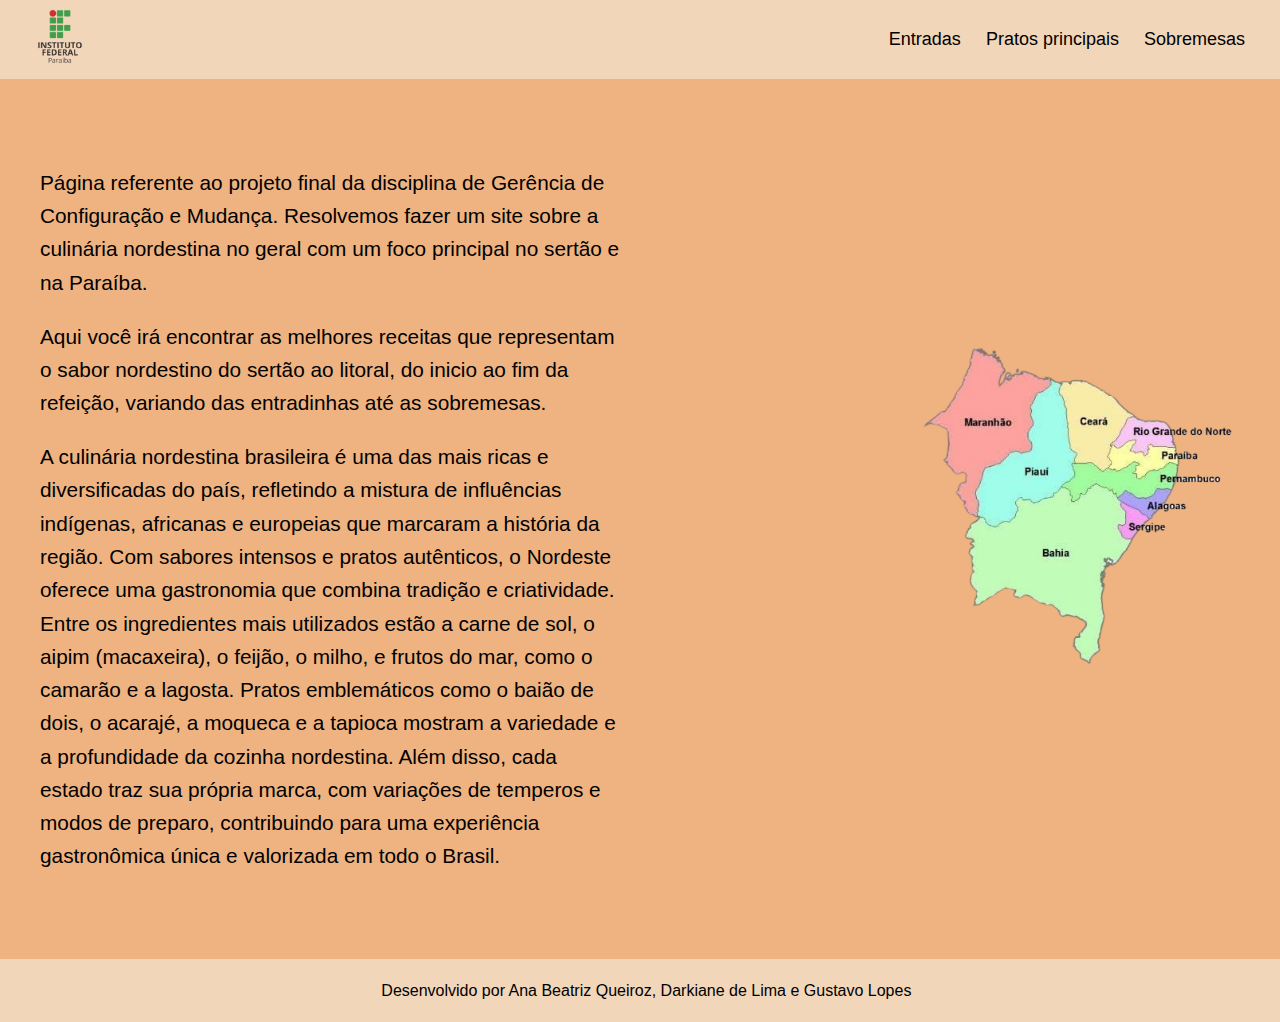
<file: index.html>
<!DOCTYPE html>
<html lang="PT-BR">

<head>
    <meta charset="UTF-8">
    <meta http-equiv="X-UA-Compatible" content="IE=edge">
    <meta name="viewport" content="width=device-width, initial-scale=1.0">
    <link rel="stylesheet" href="style.css">
    <title>Projeto Git Teste</title>
</head>

<body>
    <div class="container">
        <div class="left-itens">
            <a href="index.html"><img src="imgs/if_logo.png" id="logo"></a>
        </div>
        <div class="menu-icon" onclick="toggleMenu()">&#9776;</div>
        <div class="right-itens" id="navbar">
            <ul class="itens">
                <li class="nav-item">
                    <a href="entrada.html">Entradas</a>
                </li>
                <li class="nav-item">
                    <a href="PP.html">Pratos principais</a>
                </li>
                <li class="nav-item">
                    <a href="sobremesa.html">Sobremesas</a>
                </li>
            </ul>
        </div>
    </div>
    <main>
        <div>
            <p>Página referente ao projeto final da disciplina de Gerência de Configuração e Mudança. Resolvemos fazer um site sobre a culinária nordestina no geral com um foco principal no sertão e na Paraíba. </p>
            <p>Aqui você irá encontrar as melhores receitas que representam o sabor nordestino do sertão ao litoral, do inicio ao fim da refeição, variando das entradinhas até as sobremesas. </p>
            <p>
                A culinária nordestina brasileira é uma das mais ricas e diversificadas do país, refletindo a mistura de influências indígenas, africanas e europeias que marcaram a história da região. Com sabores intensos e pratos autênticos, o Nordeste oferece uma gastronomia que combina tradição e criatividade. Entre os ingredientes mais utilizados estão a carne de sol, o aipim (macaxeira), o feijão, o milho, e frutos do mar, como o camarão e a lagosta. Pratos emblemáticos como o baião de dois, o acarajé, a moqueca e a tapioca mostram a variedade e a profundidade da cozinha nordestina. Além disso, cada estado traz sua própria marca, com variações de temperos e modos de preparo, contribuindo para uma experiência gastronômica única e valorizada em todo o Brasil.</p>
        </div>
        <div>
            <img src="imgs/mapa2.png" alt="mapa">
        </div>
    </main>

    <footer>
        <p> Desenvolvido por Ana Beatriz Queiroz, Darkiane de Lima e Gustavo Lopes</p>
    </footer>
    <script src="script.js"></script>
</body>

</html>
</file>
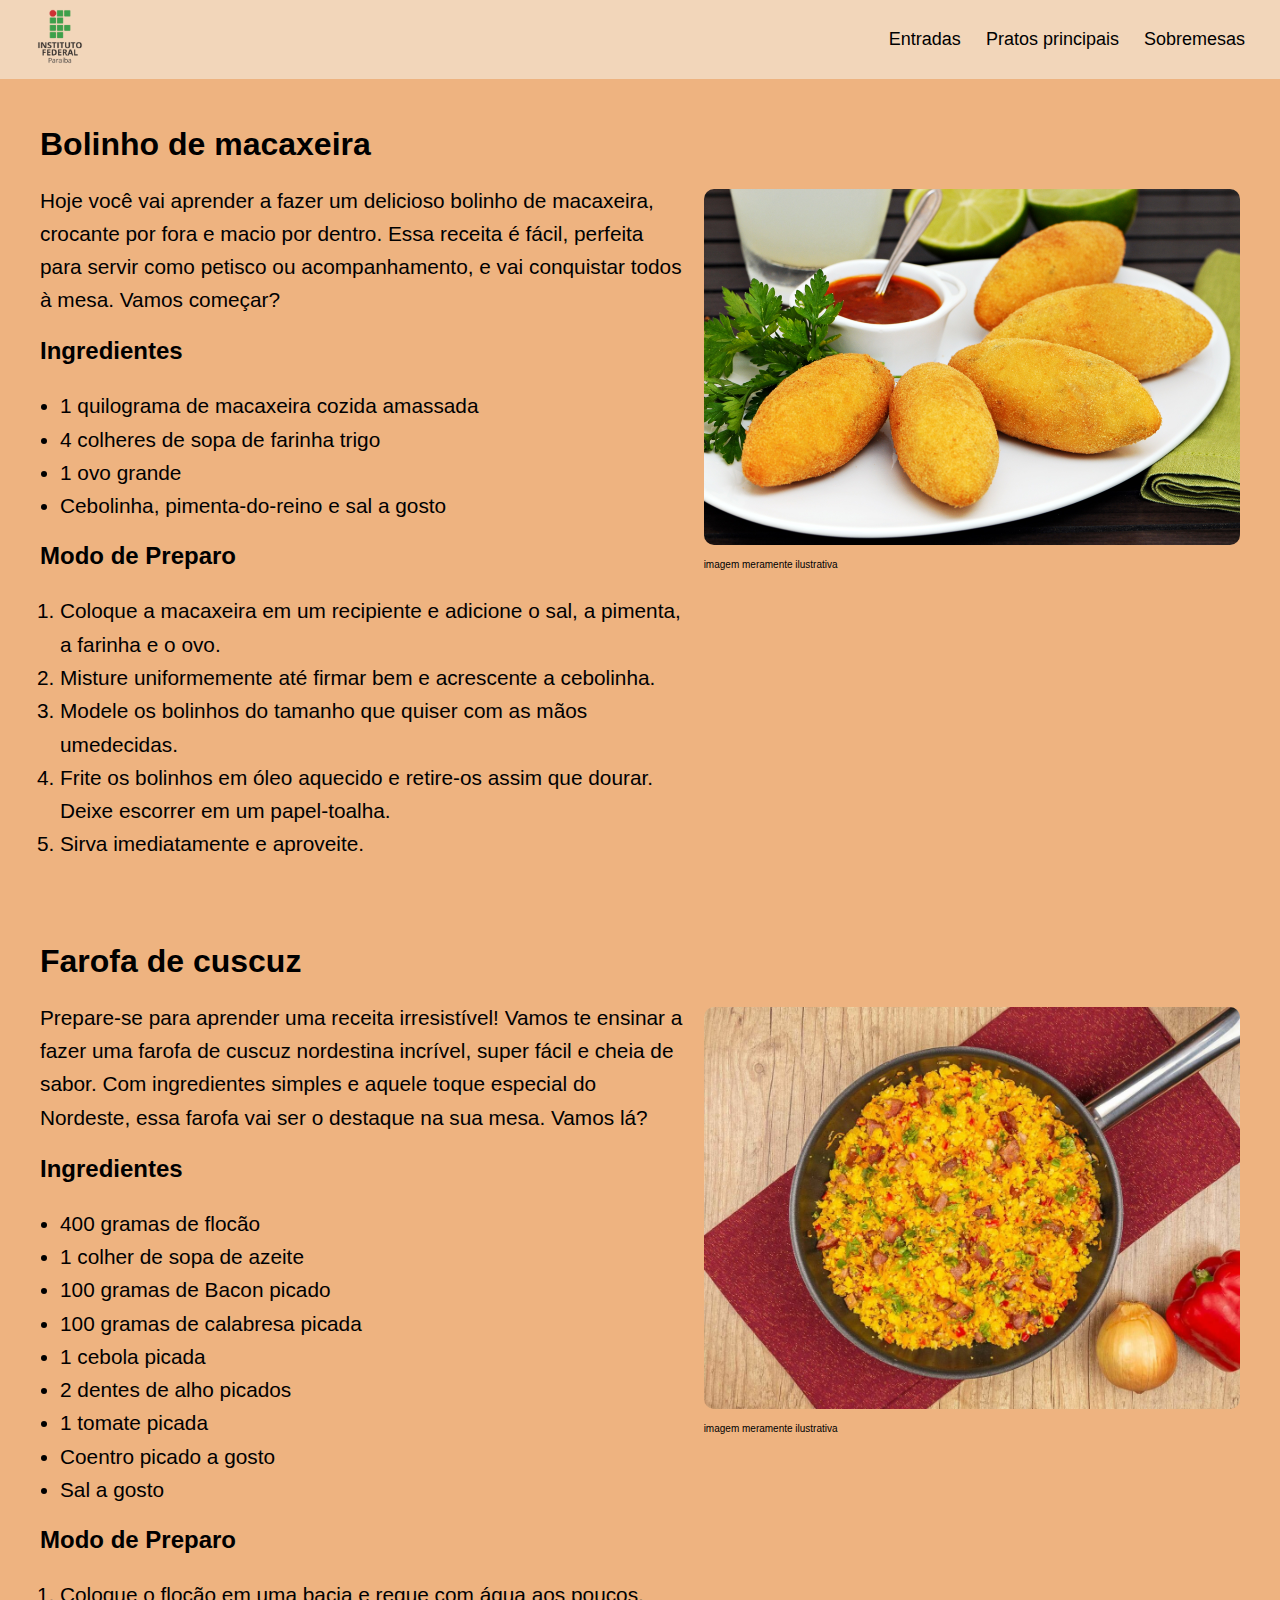
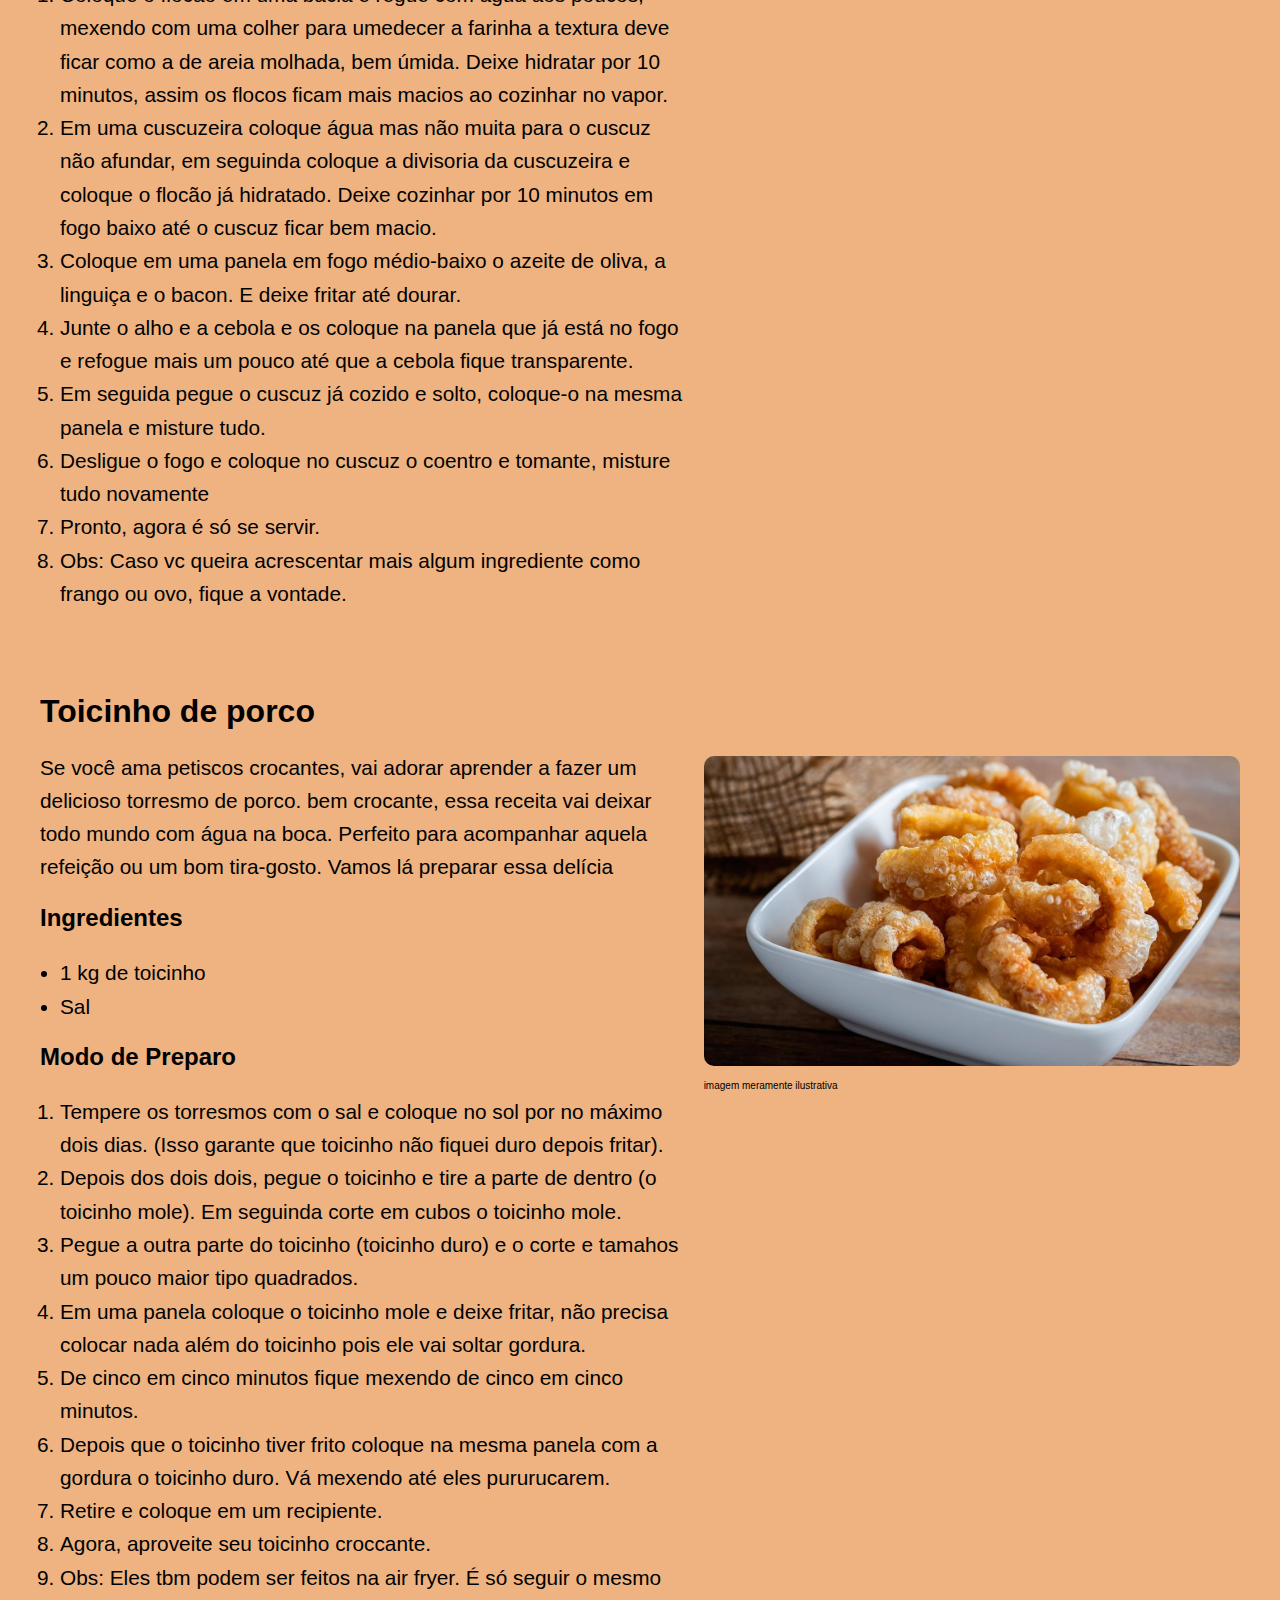
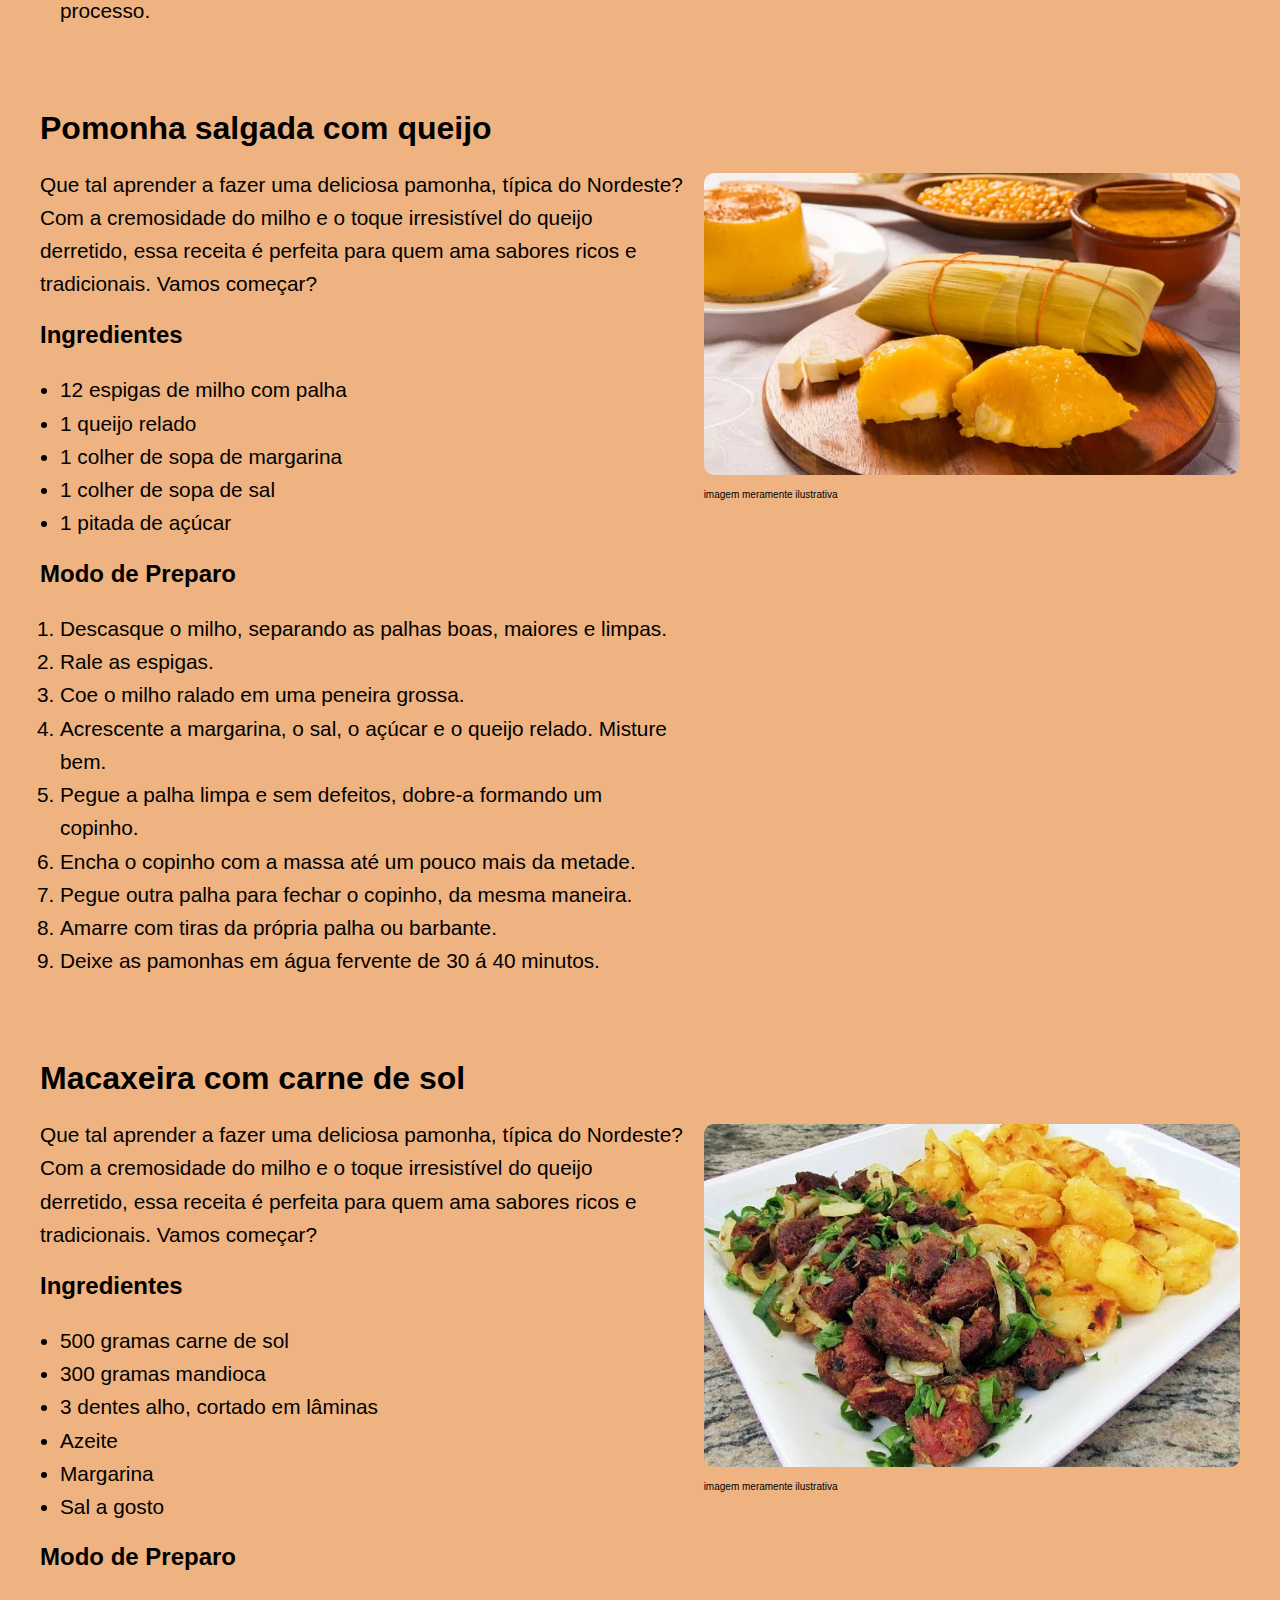
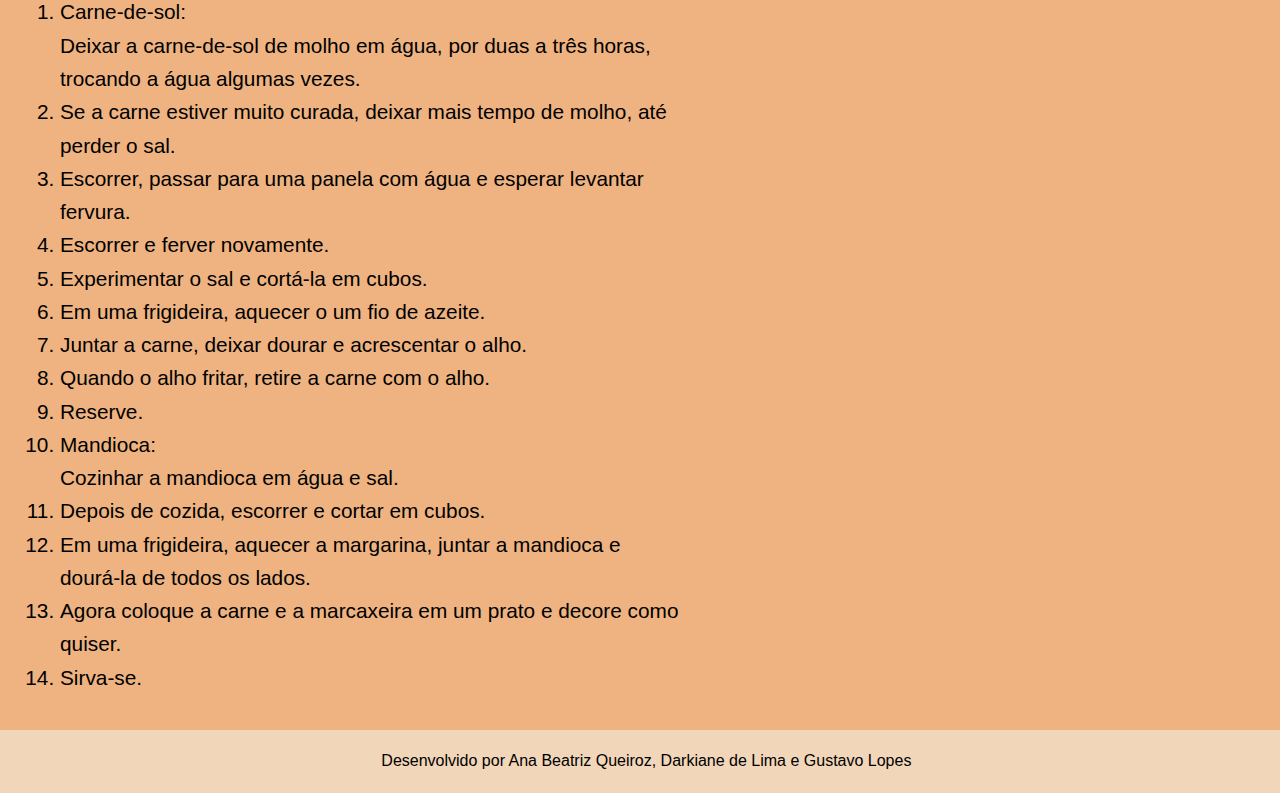
<file: entrada.html>
<!DOCTYPE html>
<html lang="PT-BR">

<head>
    <meta charset="UTF-8">
    <meta http-equiv="X-UA-Compatible" content="IE=edge">
    <meta name="viewport" content="width=device-width, initial-scale=1.0">
    <link rel="stylesheet" href="receitas.css">
    <title>Pratos de entradas</title>
</head>

<body>
    <div class="container">
        <div class="left-itens">
            <a href="index.html"><img src="imgs/if_logo.png" id="logo"></a>
        </div>
        <div class="menu-icon" onclick="toggleMenu()">&#9776;</div>
        <div class="right-itens" id="navbar">
            <ul class="itens">
                <li class="nav-item">
                    <a href="entrada.html">Entradas</a>
                </li>
                <li class="nav-item">
                    <a href="PP.html">Pratos principais</a>
                </li>
                <li class="nav-item">
                    <a href="sobremesa.html">Sobremesas</a>
                </li>
            </ul>
        </div>
    </div>
    <div class="main-content">
        <div class="recipe-content">
            <h2>Bolinho de macaxeira</h2>
            <p>
                Hoje você vai aprender a fazer um delicioso bolinho de macaxeira, crocante por fora e macio por dentro. Essa receita é fácil, perfeita para servir como petisco ou acompanhamento, e vai conquistar todos à mesa. Vamos começar?
            </p>
            <h3>Ingredientes</h3>
            <ul>
                <li>1 quilograma de macaxeira cozida amassada</li>
                <li>4 colheres de sopa de farinha trigo</li>
                <li>1 ovo grande</li>
                <li>Cebolinha, pimenta-do-reino e sal a gosto</li>
            </ul>
            <h3>Modo de Preparo</h3>
                <ol>
                    <li>Coloque a macaxeira em um recipiente e adicione o sal, a pimenta, a farinha e o ovo.</li>
                    <li>Misture uniformemente até firmar bem e acrescente a cebolinha.</li>
                    <li>Modele os bolinhos do tamanho que quiser com as mãos umedecidas.</li>
                    <li>Frite os bolinhos em óleo aquecido e retire-os assim que dourar. Deixe escorrer em um papel-toalha.</li>
                    <li>Sirva imediatamente e aproveite.</li>
                </ol>
        </div>
        <div class="recipe-image">
            <img src="imgs/bolinho-mandioca.jpg" alt="Imagem ilustrativa do prato">
            <p>imagem meramente ilustrativa</p>
        </div>
    </div>
    <div class="main-content">
        <div class="recipe-content">
            <h2>Farofa de cuscuz</h2>
            <p>
                Prepare-se para aprender uma receita irresistível! Vamos te ensinar a fazer uma farofa de cuscuz nordestina incrível, super fácil e cheia de sabor. Com ingredientes simples e aquele toque especial do Nordeste, essa farofa vai ser o destaque na sua mesa. Vamos lá?
            </p>
            <h3>Ingredientes</h3>
            <ul>
                <li>400 gramas de flocão</li>
                <li>1 colher de sopa de azeite</li>
                <li>100 gramas de Bacon picado</li>
                <li>100 gramas de calabresa picada</li>
                <li>1 cebola picada</li>
                <li>2 dentes de alho picados</li>
                <li>1 tomate picada</li>
                <li>Coentro picado a gosto</li>
                <li>Sal a gosto</li>
            </ul>
            <h3>Modo de Preparo</h3>
            <ol>
                <li>Coloque o flocão em uma bacia e regue com água aos poucos, mexendo com uma colher para umedecer a farinha a textura deve ficar como a de areia molhada, bem úmida. Deixe hidratar por 10 minutos, assim os flocos ficam mais macios ao cozinhar no vapor.</li>
                <li>Em uma cuscuzeira coloque água mas não muita para o cuscuz não afundar, em seguinda coloque a divisoria da cuscuzeira e coloque o flocão já hidratado. Deixe cozinhar por 10 minutos em fogo baixo até o cuscuz ficar bem macio.</li>
                <li>Coloque em uma panela em fogo médio-baixo o azeite de oliva, a linguiça e o bacon. E deixe fritar até dourar.</li>
                <li>Junte o alho e a cebola e os coloque na panela que já está no fogo e refogue mais um pouco até que a cebola fique transparente.</li>
                <li>Em seguida pegue o cuscuz já cozido e solto, coloque-o na mesma panela e misture tudo.</li>
                <li>Desligue o fogo e coloque no cuscuz o coentro e tomante, misture tudo novamente</li>
                <li>Pronto, agora é só se servir.</li>
                <li>Obs: Caso vc queira acrescentar mais algum ingrediente como frango ou ovo, fique a vontade.</li>
            </ol>
        </div>
        <div class="recipe-image">
            <img src="imgs/farofa-cuscuz.jpg" alt="Imagem ilustrativa do prato">
            <p>imagem meramente ilustrativa</p>
        </div>
    </div>
    <div class="main-content">
        <div class="recipe-content">
            <h2>Toicinho de porco</h2>
            <p>
                Se você ama petiscos crocantes, vai adorar aprender a fazer um delicioso torresmo de porco. bem crocante, essa receita vai deixar todo mundo com água na boca. Perfeito para acompanhar aquela refeição ou um bom tira-gosto. Vamos lá preparar essa delícia
            </p>
            <h3>Ingredientes</h3>
            <ul>
                <li>1 kg de toicinho</li>
                <li>Sal</li>
            </ul>
            <h3>Modo de Preparo</h3>
                <ol>
                    <li>Tempere os torresmos com o sal e coloque no sol por no máximo dois dias. (Isso garante que toicinho não fiquei duro depois fritar).</li>
                    <li>Depois dos dois dois, pegue o toicinho e tire a parte de dentro (o toicinho mole). Em seguinda corte em cubos o toicinho mole. </li>
                    <li>Pegue a outra parte do toicinho (toicinho duro) e o corte e tamahos um pouco maior tipo quadrados.</li>
                    <li>Em uma panela coloque o toicinho mole e deixe fritar, não precisa colocar nada além do toicinho pois ele vai soltar gordura.</li>
                    <li>De cinco em cinco minutos fique mexendo de cinco em cinco minutos.</li>
                    <li>Depois que o toicinho tiver frito coloque na mesma panela com a gordura o toicinho duro. Vá mexendo até eles pururucarem.</li>
                    <li>Retire e coloque em um recipiente.</li>
                    <li>Agora, aproveite seu toicinho croccante.</li>
                    <li>Obs: Eles tbm podem ser feitos na air fryer. É só seguir o mesmo processo.</li>
                </ol>
        </div>
        <div class="recipe-image">
            <img src="imgs/torresmo.jpg" alt="Imagem ilustrativa do prato">
            <p>imagem meramente ilustrativa</p>
        </div>
    </div>
    <div class="main-content">
        <div class="recipe-content">
            <h2>Pomonha salgada com queijo</h2>
            <p>
                Que tal aprender a fazer uma deliciosa pamonha, típica do Nordeste? Com a cremosidade do milho e o toque irresistível do queijo derretido, essa receita é perfeita para quem ama sabores ricos e tradicionais. Vamos começar?
            </p>
            <h3>Ingredientes</h3>
            <ul>
                <li>12 espigas de milho com palha</li>
                <li>1 queijo relado</li>
                <li>1 colher de sopa de margarina</li>
                <li>1 colher de sopa de sal</li>
                <li>1 pitada de açúcar</li>
            </ul>
            <h3>Modo de Preparo</h3>
                <ol>
                    <li>Descasque o milho, separando as palhas boas, maiores e limpas.</li>
                    <li>Rale as espigas.</li>
                    <li>Coe o milho ralado em uma peneira grossa.</li>
                    <li>Acrescente a margarina, o sal, o açúcar e o queijo relado. Misture bem.</li>
                    <li>Pegue a palha limpa e sem defeitos, dobre-a formando um copinho.</li>
                    <li>Encha o copinho com a massa até um pouco mais da metade.</li>
                    <li>Pegue outra palha para fechar o copinho, da mesma maneira.</li>
                    <li>Amarre com tiras da própria palha ou barbante.</li>
                    <li>Deixe as pamonhas em água fervente de 30 á 40 minutos.</li>
                </ol>
        </div>
        <div class="recipe-image">
            <img src="imgs/pomonha.jpg" alt="Imagem ilustrativa do prato">
            <p>imagem meramente ilustrativa</p>
        </div>
    </div>
    <div class="main-content">
        <div class="recipe-content">
            <h2>Macaxeira com carne de sol</h2>
            <p>
                Que tal aprender a fazer uma deliciosa pamonha, típica do Nordeste? Com a cremosidade do milho e o toque irresistível do queijo derretido, essa receita é perfeita para quem ama sabores ricos e tradicionais. Vamos começar?
            </p>
            <h3>Ingredientes</h3>
            <ul>
                <li>500 gramas carne de sol</li>
                <li>300 gramas mandioca</li>
                <li>3 dentes alho, cortado em lâminas</li>
                <li>Azeite</li>
                <li>Margarina</li>
                <li>Sal a gosto</li>
            </ul>
            <h3>Modo de Preparo</h3>
                <ol>
                    <li>Carne-de-sol: <br>
                    Deixar a carne-de-sol de molho em água, por duas a três horas, trocando a água algumas vezes.</li>
                    <li>Se a carne estiver muito curada, deixar mais tempo de molho, até perder o sal.</li>
                    <li>Escorrer, passar para uma panela com água e esperar levantar fervura.</li>
                    <li>Escorrer e ferver novamente.</li>
                    <li>Experimentar o sal e cortá-la em cubos.</li>
                    <li>Em uma frigideira, aquecer o um fio de azeite.</li>
                    <li>Juntar a carne, deixar dourar e acrescentar o alho.</li>
                    <li>Quando o alho fritar, retire a carne com o alho.</li>
                    <li>Reserve.</li>
                    <li>Mandioca: <br>
                    Cozinhar a mandioca em água e sal.</li>
                    <li>Depois de cozida, escorrer e cortar em cubos.</li>
                    <li>Em uma frigideira, aquecer a margarina, juntar a mandioca e dourá-la de todos os lados.</li>
                    <li>Agora coloque a carne e a marcaxeira em um prato e decore como quiser.</li>
                    <li>Sirva-se.</li>
                </ol>
        </div>
        <div class="recipe-image">
            <img src="imgs/macaxeira-carne-sol.jpg" alt="Imagem ilustrativa do prato">
            <p>imagem meramente ilustrativa</p>
        </div>
    </div>
    <footer>
        <p> Desenvolvido por Ana Beatriz Queiroz, Darkiane de Lima e Gustavo Lopes</p>
    </footer>
    <script src="script.js"></script>
</body>

</html>
</file>
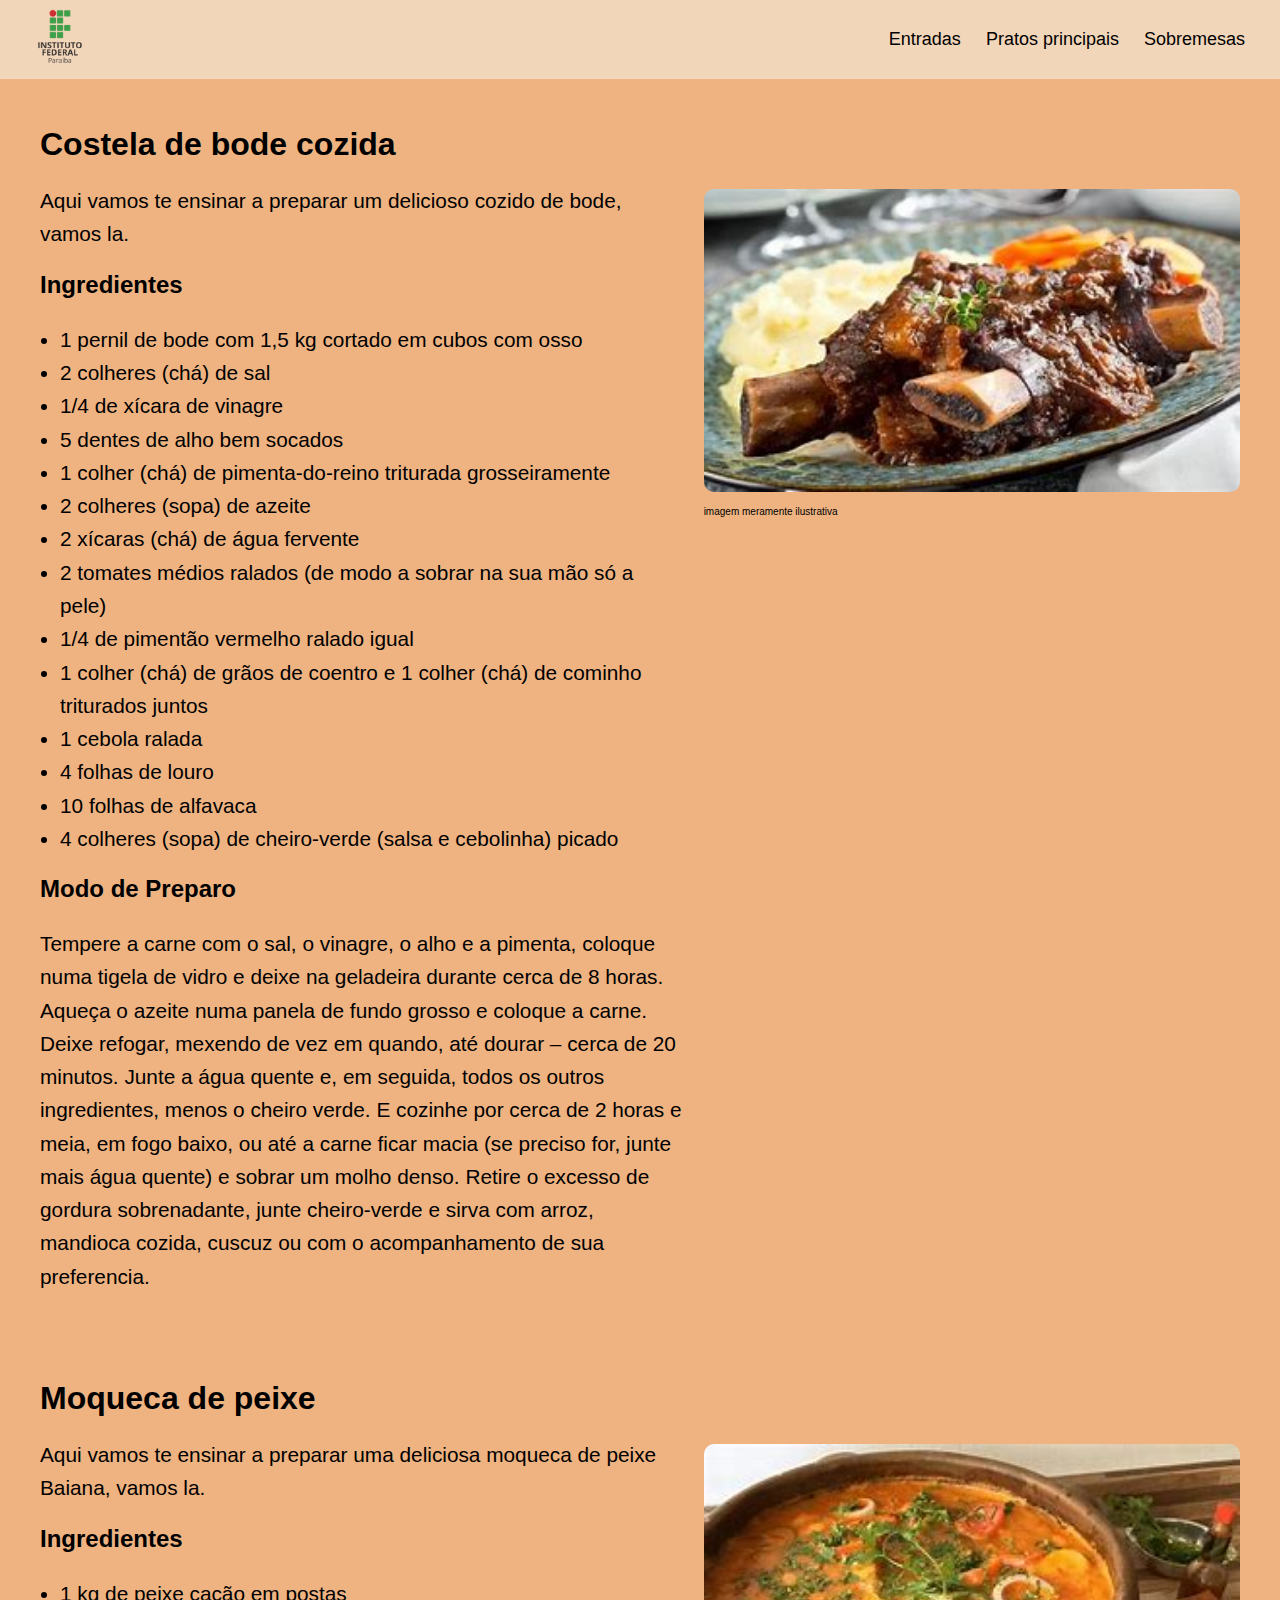
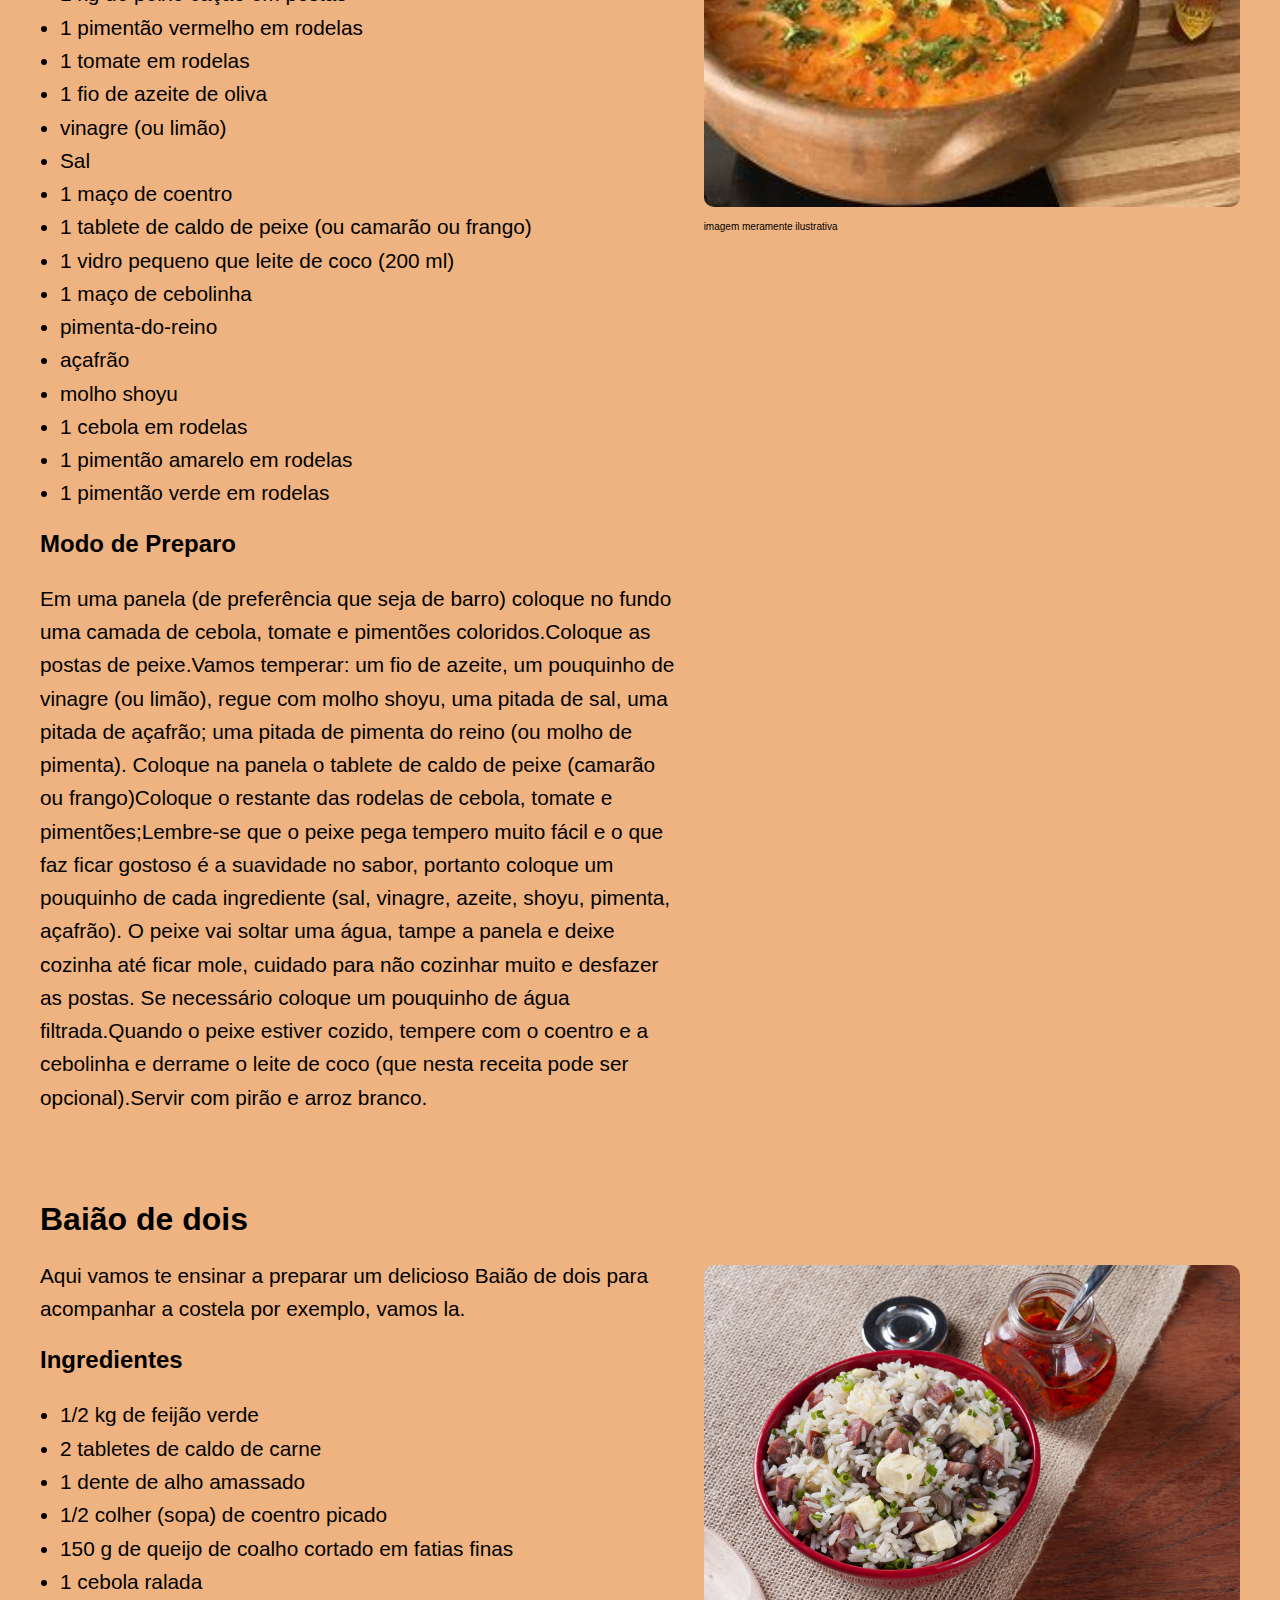
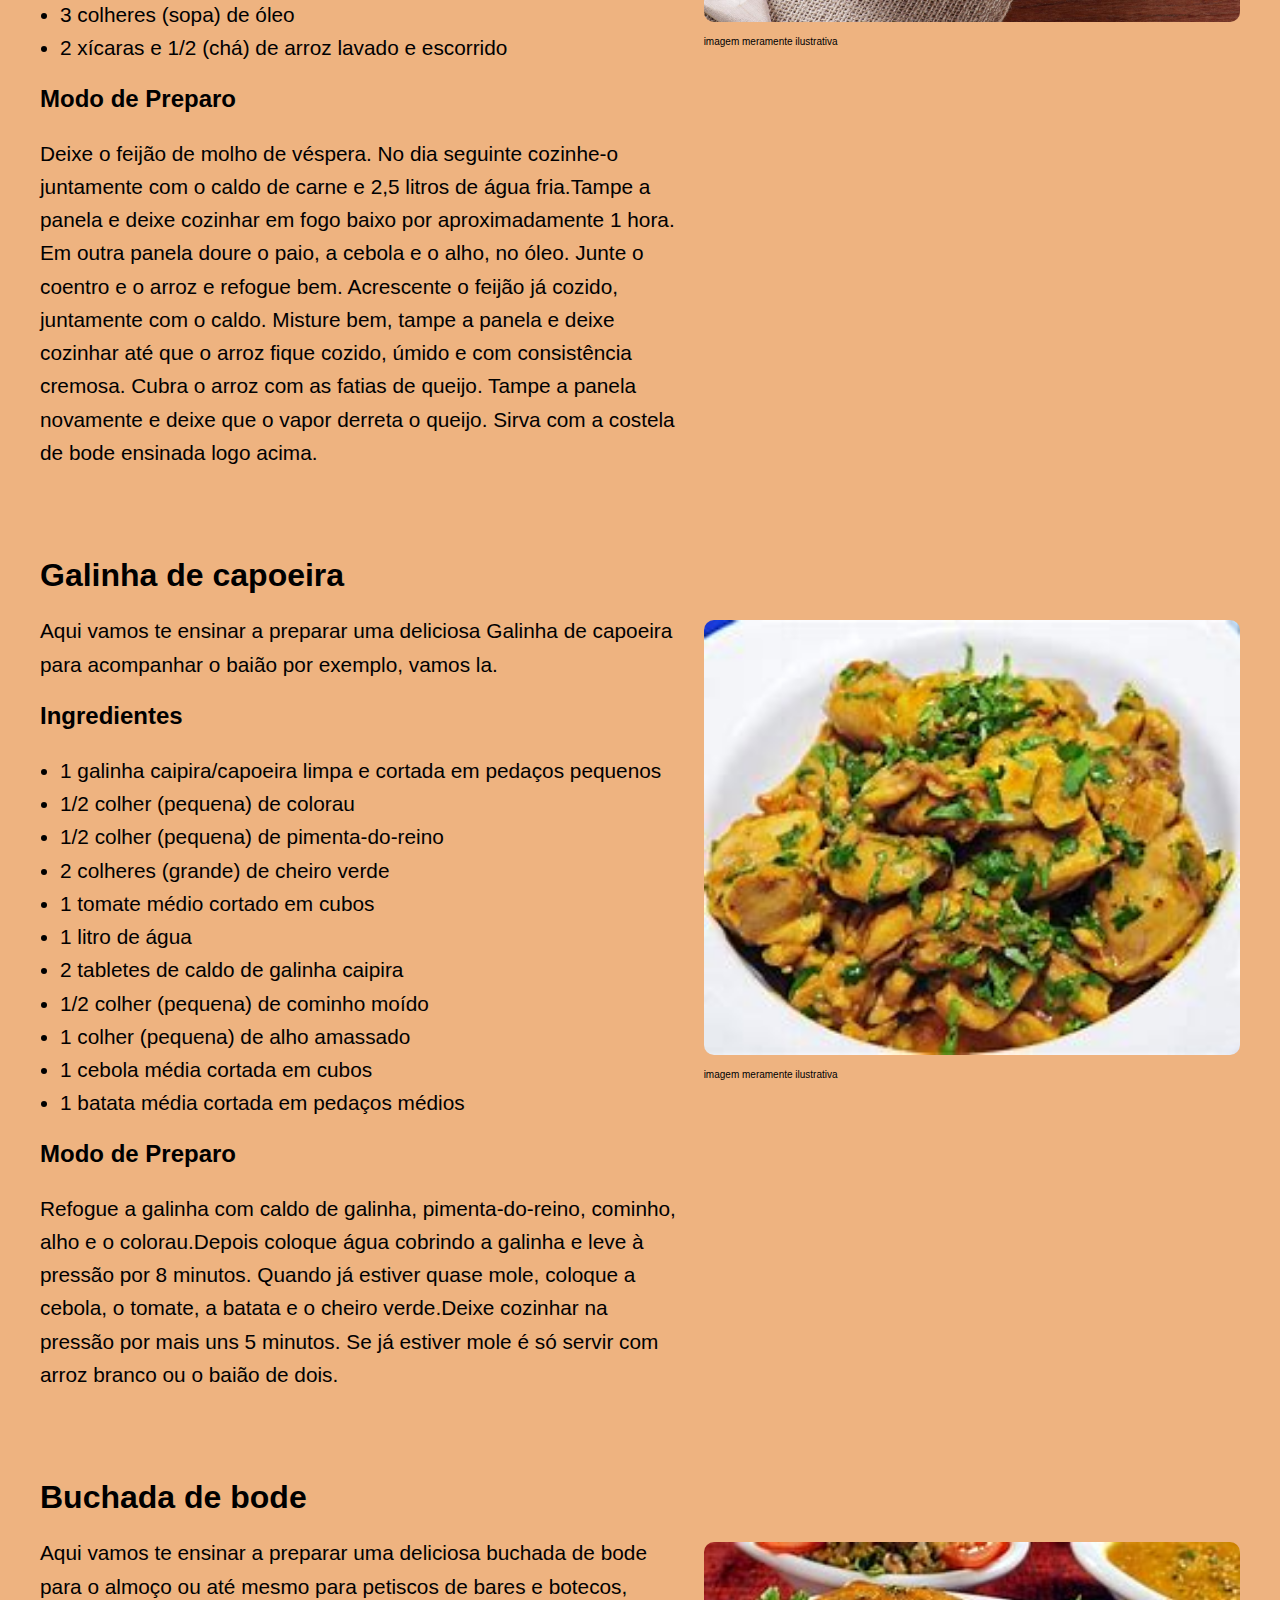
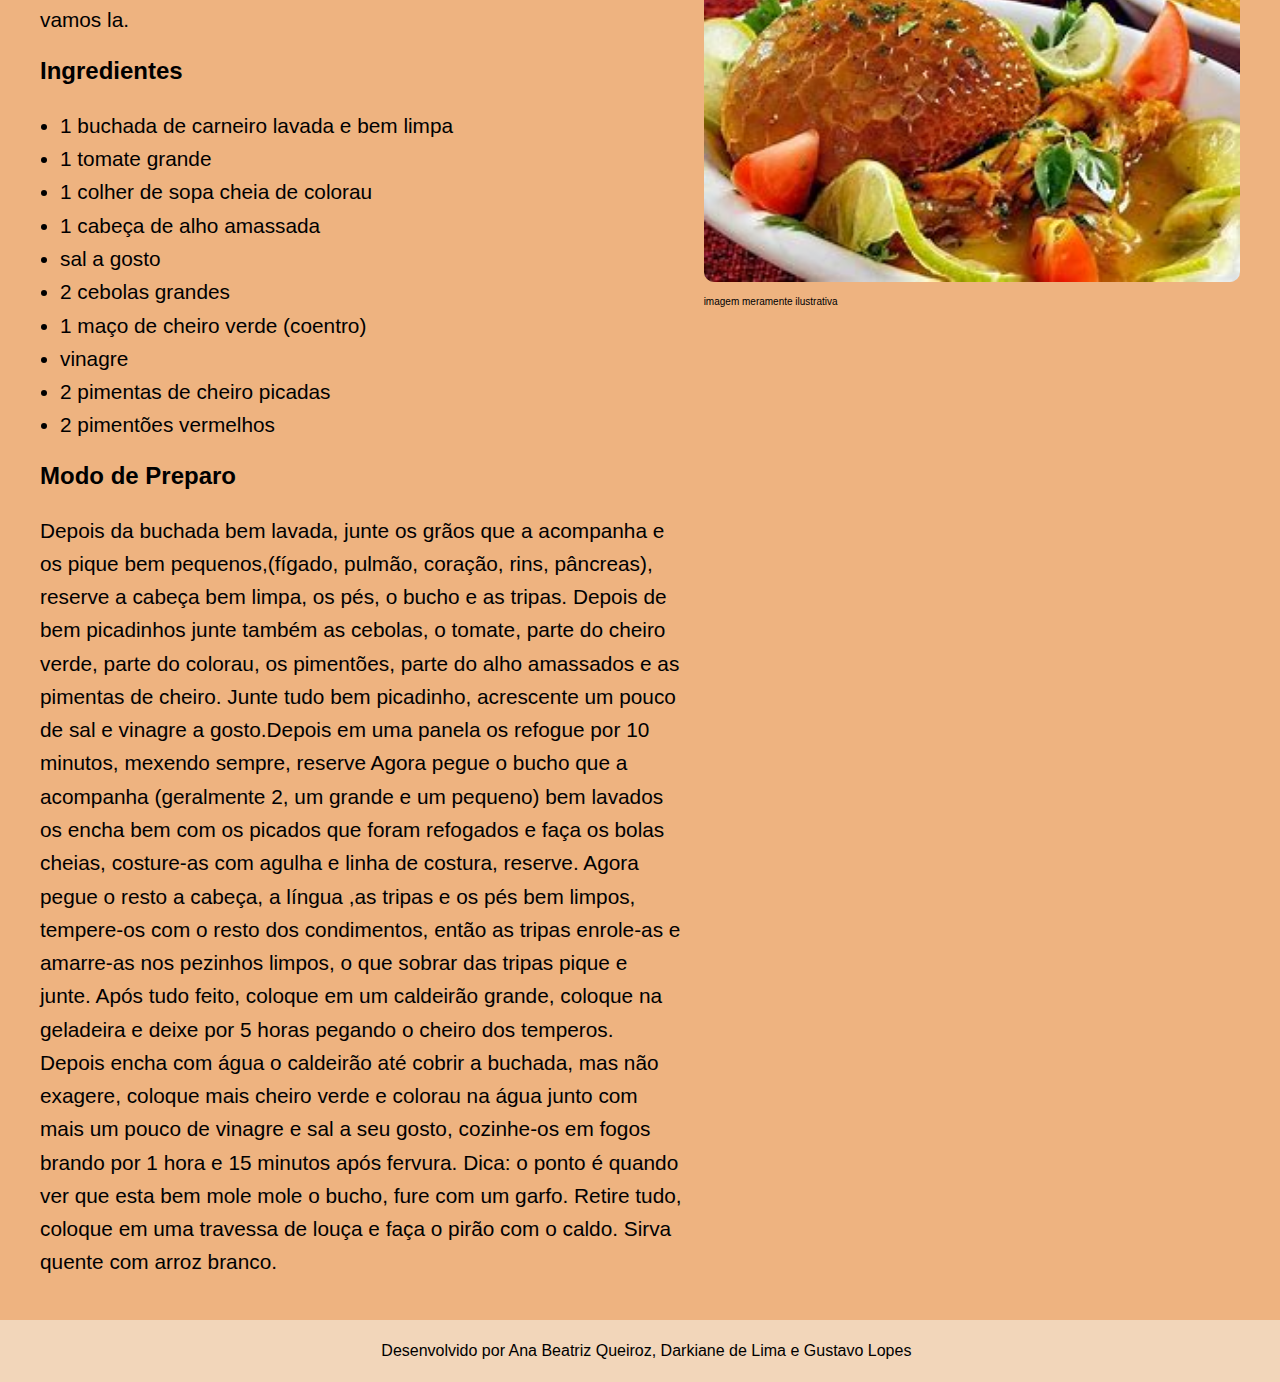
<file: PP.html>
<!DOCTYPE html>
<html lang="PT-BR">
<head>
    <meta charset="UTF-8">
    <meta http-equiv="X-UA-Compatible" content="IE=edge">
    <meta name="viewport" content="width=device-width, initial-scale=1.0">
    <link rel="stylesheet" href="receitas.css">
    <title>Prato Principal</title>
</head>
<body>
    <div class="container">
        <div class="left-itens">
            <a href="index.html"><img src="imgs/if_logo.png" id="logo"></a>
        </div>
        <div class="menu-icon" onclick="toggleMenu()">&#9776;</div>
        <div class="right-itens" id="navbar">
            <ul class="itens">
                <li class="nav-item">
                    <a href="entrada.html">Entradas</a>
                </li>
                <li class="nav-item">
                    <a href="PP.html">Pratos principais</a>
                </li>
                <li class="nav-item">
                    <a href="sobremesa.html">Sobremesas</a>
                </li>
            </ul>
        </div>
    </div>
    <div class="main-content">
        <div class="recipe-content">
            <h2>Costela de bode cozida</h2>
            <p>
                Aqui vamos te ensinar a preparar um delicioso cozido de bode, vamos la.
            </p>
            <h3>Ingredientes</h3>
            <ul>
                <li>1 pernil de bode com 1,5 kg cortado em cubos com osso</li>
                <li>2 colheres (chá) de sal</li>
                <li>1/4 de xícara de vinagre</li>
                <li>5 dentes de alho bem socados</li>
                <li>1 colher (chá) de pimenta-do-reino triturada grosseiramente</li>
                <li>2 colheres (sopa) de azeite</li>
                <li>2 xícaras (chá) de água fervente</li>
                <li>2 tomates médios ralados (de modo a sobrar na sua mão só a pele)</li>
                <li>1/4 de pimentão vermelho ralado igual</li>
                <li>1 colher (chá) de grãos de coentro e 1 colher (chá) de cominho triturados juntos</li>
                <li>1 cebola ralada</li>
                <li>4 folhas de louro</li>
                <li>10 folhas de alfavaca</li>
                <li>4 colheres (sopa) de cheiro-verde (salsa e cebolinha) picado</li>
            </ul>
            <h3>Modo de Preparo</h3>
            <p>
                Tempere a carne com o sal, o vinagre, o alho e a pimenta, coloque numa tigela de vidro e deixe na geladeira durante cerca de 8 horas. Aqueça o azeite numa panela de fundo grosso e coloque a carne. Deixe refogar, mexendo de vez em quando, até dourar – cerca de 20 minutos. Junte a água quente e, em seguida, todos os outros ingredientes, menos o cheiro verde. 
                E cozinhe por cerca de 2 horas e meia, em fogo baixo, ou até a carne ficar macia (se preciso for, junte mais água quente) e sobrar um molho denso. Retire o excesso de gordura sobrenadante, junte cheiro-verde e sirva com arroz, mandioca cozida, cuscuz ou com o acompanhamento de sua preferencia.
            </p>
        </div>
        <div class="recipe-image">
            <img src="imgs/costela.png" alt="Imagem ilustrativa do prato">
            <p style="font-size: 10px;">imagem meramente ilustrativa</p>
        </div>
    </div>
    <div class="main-content">
        <div class="recipe-content">
            <h2>Moqueca de peixe</h2>
            <p>
                Aqui vamos te ensinar a preparar uma deliciosa moqueca de peixe Baiana, vamos la.
            </p>
            <h3>Ingredientes</h3>
            <ul>
                <li>1 kg de peixe cação em postas</li>
                <li>1 pimentão vermelho em rodelas</li>
                <li>1 tomate em rodelas</li>
                <li>1 fio de azeite de oliva</li>
                <li>vinagre (ou limão)</li>
                <li>Sal</li>
                <li>1 maço de coentro</li>
                <li>1 tablete de caldo de peixe (ou camarão ou frango)</li>
                <li>1 vidro pequeno que leite de coco (200 ml)</li>
                <li>1 maço de cebolinha</li>
                <li>pimenta-do-reino</li>
                <li>açafrão</li>
                <li>molho shoyu</li>
                <li>1 cebola em rodelas</li>
                <li>1 pimentão amarelo em rodelas</li>
                <li>1 pimentão verde em rodelas</li>
            </ul>
            <h3>Modo de Preparo</h3>
            <p>
                Em uma panela (de preferência que seja de barro) coloque no fundo uma camada de cebola, tomate e pimentões coloridos.Coloque as postas de peixe.Vamos temperar: um fio de azeite, um pouquinho de vinagre (ou limão), regue com molho shoyu, uma pitada de sal, uma pitada de açafrão; uma pitada de pimenta do reino (ou molho de pimenta).
                Coloque na panela o tablete de caldo de peixe (camarão ou frango)Coloque o restante das rodelas de cebola, tomate e pimentões;Lembre-se que o peixe pega tempero muito fácil e o que faz ficar gostoso é a suavidade no sabor, portanto coloque um pouquinho de cada ingrediente (sal, vinagre, azeite, shoyu, pimenta, açafrão).
                O peixe vai soltar uma água, tampe a panela e deixe cozinha até ficar mole, cuidado para não cozinhar muito e desfazer as postas. Se necessário coloque um pouquinho de água filtrada.Quando o peixe estiver cozido, tempere com o coentro e a cebolinha e derrame o leite de coco (que nesta receita pode ser opcional).Servir com pirão e arroz branco.

            </p>
        </div>
        <div class="recipe-image">
            <img src="imgs/moqs.png" alt="Imagem ilustrativa do prato">
            <p style="font-size: 10px;">imagem meramente ilustrativa</p>
        </div> 
    </div>
    <div class="main-content">
        <div class="recipe-content">
            <h2>Baião de dois</h2>
            <p>
                Aqui vamos te ensinar a preparar um delicioso Baião de dois para acompanhar a costela por exemplo, vamos la.
            </p>
            <h3>Ingredientes</h3>
            <ul>
                <li>1/2 kg de feijão verde</li>
                <li>2 tabletes de caldo de carne</li>
                <li>1 dente de alho amassado</li>
                <li>1/2 colher (sopa) de coentro picado</li>
                <li>150 g de queijo de coalho cortado em fatias finas</li>
                <li>1 cebola ralada</li>
                <li>3 colheres (sopa) de óleo</li>
                <li>2 xícaras e 1/2 (chá) de arroz lavado e escorrido</li>
            </ul>
            <h3>Modo de Preparo</h3>
            <p>
                Deixe o feijão de molho de véspera. No dia seguinte cozinhe-o juntamente com o caldo de carne e 2,5 litros de água fria.Tampe a panela e deixe cozinhar em fogo baixo por aproximadamente 1 hora. 
                Em outra panela doure o paio, a cebola e o alho, no óleo. Junte o coentro e o arroz e refogue bem. Acrescente o feijão já cozido, juntamente com o caldo. Misture bem, tampe a panela e deixe cozinhar até que o arroz fique cozido, úmido e com consistência cremosa.
                Cubra o arroz com as fatias de queijo. Tampe a panela novamente e deixe que o vapor derreta o queijo. Sirva com a costela de bode ensinada logo acima.
            </p>
        </div>
        <div class="recipe-image">
            <img src="imgs/baiao.jpg" alt="Imagem ilustrativa do prato">
            <p style="font-size: 10px;">imagem meramente ilustrativa</p>
        </div>
    </div>
    <div class="main-content">
        <div class="recipe-content">
            <h2>Galinha de capoeira</h2>
            <p>
                Aqui vamos te ensinar a preparar uma deliciosa Galinha de capoeira para acompanhar o baião por exemplo, vamos la.
            </p>
            <h3>Ingredientes</h3>
            <ul>
                <li>1 galinha caipira/capoeira limpa e cortada em pedaços pequenos</li>
                <li>1/2 colher (pequena) de colorau</li>
                <li>1/2 colher (pequena) de pimenta-do-reino</li>
                <li>2 colheres (grande) de cheiro verde</li>
                <li>1 tomate médio cortado em cubos</li>
                <li>1 litro de água</li>
                <li>2 tabletes de caldo de galinha caipira</li>
                <li>1/2 colher (pequena) de cominho moído</li>
                <li>1 colher (pequena) de alho amassado</li>
                <li>1 cebola média cortada em cubos</li>
                <li>1 batata média cortada em pedaços médios</li>
            </ul>
            <h3>Modo de Preparo</h3>
            <p>
                Refogue a galinha com caldo de galinha, pimenta-do-reino, cominho, alho e o colorau.Depois coloque água cobrindo a galinha e leve à pressão por 8 minutos.
                Quando já estiver quase mole, coloque a cebola, o tomate, a batata e o cheiro verde.Deixe cozinhar na pressão por mais uns 5 minutos.
                Se já estiver mole é só servir com arroz branco ou o baião de dois.

            </p>
        </div>
        <div class="recipe-image">
            <img src="imgs/galinha.jpg" alt="Imagem ilustrativa do prato">
            <p style="font-size: 10px;">imagem meramente ilustrativa</p>
        </div> 
    </div>
    <div class="main-content">
        <div class="recipe-content">
            <h2>Buchada de bode</h2>
            <p>
                Aqui vamos te ensinar a preparar uma deliciosa buchada de bode para o almoço ou até mesmo para petiscos de bares e botecos, vamos la.
            </p>
            <h3>Ingredientes</h3>
            <ul>
                <li>1 buchada de carneiro lavada e bem limpa</li>
                <li>1 tomate grande</li>
                <li>1 colher de sopa cheia de colorau</li>
                <li>1 cabeça de alho amassada</li>
                <li>sal a gosto</li>
                <li>2 cebolas grandes</li>
                <li>1 maço de cheiro verde (coentro)</li>
                <li>vinagre</li>
                <li>2 pimentas de cheiro picadas</li>
                <li>2 pimentões vermelhos</li>
            </ul>
            <h3>Modo de Preparo</h3>
            <p>
                Depois da buchada bem lavada, junte os grãos que a acompanha e os pique bem pequenos,(fígado, pulmão, coração, rins, pâncreas), reserve a cabeça bem limpa, os pés, o bucho e as tripas.
                Depois de bem picadinhos junte também as cebolas, o tomate, parte do cheiro verde, parte do colorau, os pimentões, parte do alho amassados e as pimentas de cheiro.
                Junte tudo bem picadinho, acrescente um pouco de sal e vinagre a gosto.Depois em uma panela os refogue por 10 minutos, mexendo sempre, reserve
                Agora pegue o bucho que a acompanha (geralmente 2, um grande e um pequeno) bem lavados os encha bem com os picados que foram refogados e faça os bolas cheias, costure-as com agulha e linha de costura, reserve.
                Agora pegue o resto a cabeça, a língua ,as tripas e os pés bem limpos, tempere-os com o resto dos condimentos, então as tripas enrole-as e amarre-as nos pezinhos limpos, o que sobrar das tripas pique e junte.
                Após tudo feito, coloque em um caldeirão grande, coloque na geladeira e deixe por 5 horas pegando o cheiro dos temperos.
                Depois encha com água o caldeirão até cobrir a buchada, mas não exagere, coloque mais cheiro verde e colorau na água junto com mais um pouco de vinagre e sal a seu gosto, cozinhe-os em fogos brando por 1 hora e 15 minutos após fervura.
                Dica: o ponto é quando ver que esta bem mole mole o bucho, fure com um garfo. Retire tudo, coloque em uma travessa de louça e faça o pirão com o caldo.
                Sirva quente com arroz branco.

            </p>
        </div>
        <div class="recipe-image">
            <img src="imgs/buchada.jpg" alt="Imagem ilustrativa do prato">
            <p style="font-size: 10px;">imagem meramente ilustrativa</p>
        </div> 
    </div>
    <footer>
        <p> Desenvolvido por Ana Beatriz Queiroz, Darkiane de Lima e Gustavo Lopes</p>
    </footer>
    <script src="script.js"></script>
</body>
</html>
</file>
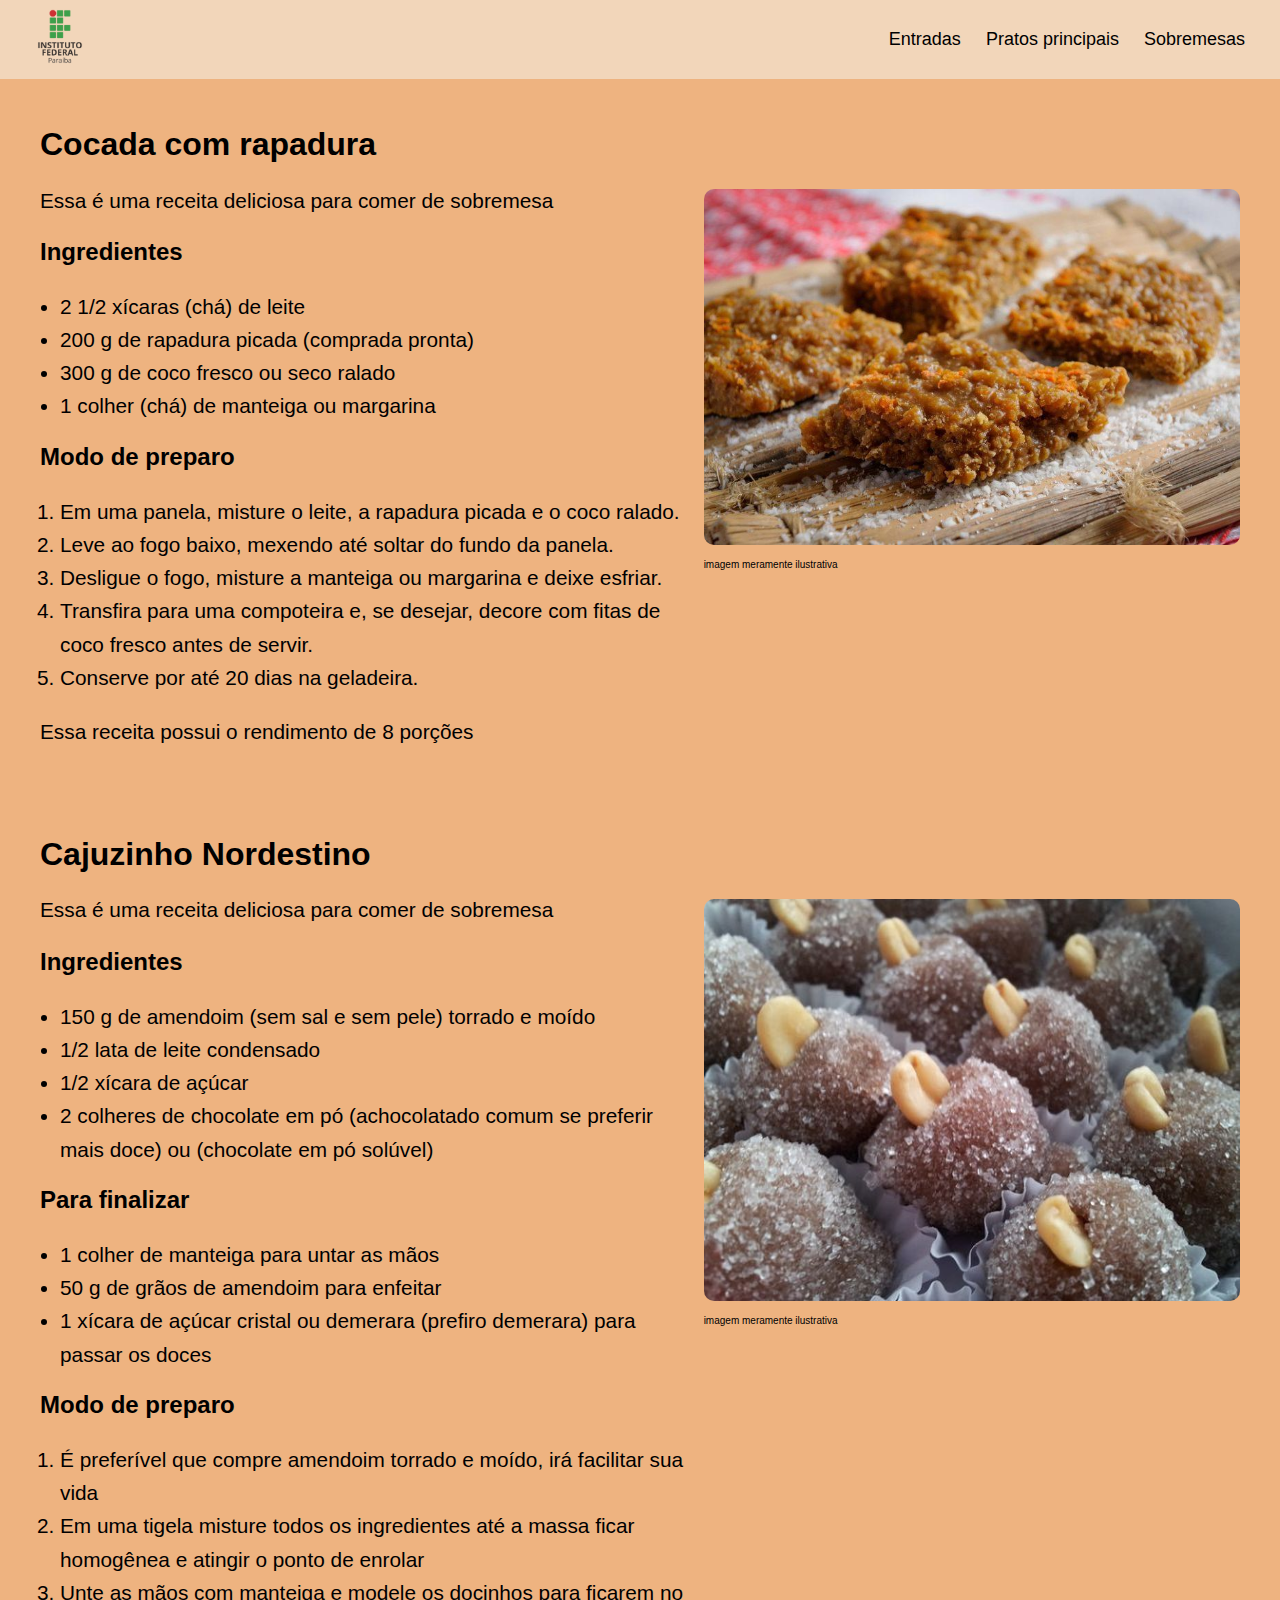
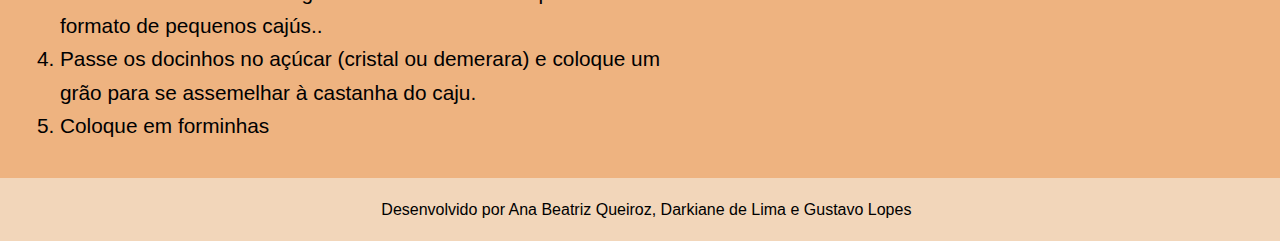
<file: sobremesa.html>
<!DOCTYPE html>
<html lang="PT-BR">
<head>
    <meta charset="UTF-8">
    <meta name="viewport" content="width=device-width, initial-scale=1.0">
    <link rel="stylesheet" href="receitas.css">
    <title>Document</title>
</head>
<body>
    <div class="container">
        <div class="left-itens">
            <a href="index.html"><img src="imgs/if_logo.png" id="logo"></a>
        </div>
        <div class="menu-icon" onclick="toggleMenu()">&#9776;</div>
        <div class="right-itens" id="navbar">
            <ul class="itens">
                <li class="nav-item">
                    <a href="entrada.html">Entradas</a>
                </li>
                <li class="nav-item">
                    <a href="PP.html">Pratos principais</a>
                </li>
                <li class="nav-item">
                    <a href="sobremesa.html">Sobremesas</a>
                </li>
            </ul>
        </div>
    </div>

    <div class="main-content">
        <div class="recipe-content">
            <h2>Cocada com rapadura</h2>
            <p>Essa é uma receita deliciosa para comer de sobremesa</p>
            <h3>Ingredientes</h3>
            <ul>
                <li>2 1/2 xícaras (chá) de leite</li>
                <li>200 g de rapadura picada (comprada pronta)</li>
                <li>300 g de coco fresco ou seco ralado</li>
                <li>1 colher (chá) de manteiga ou margarina</li>
            </ul>

            <h3>Modo de preparo</h3>
            <ol>
                <li>Em uma panela, misture o leite, a rapadura picada e o coco ralado.</li>
                <li>Leve ao fogo baixo, mexendo até soltar do fundo da panela.</li>
                <li>Desligue o fogo, misture a manteiga ou margarina e deixe esfriar.</li>
                <li>Transfira para uma compoteira e, se desejar, decore com fitas de coco fresco antes de servir.</li>
                <li>Conserve por até 20 dias na geladeira.</li>
            </ol>
            <p>Essa receita possui o rendimento de 8 porções</p>
        </div>
        <div class="recipe-image">
            <img src="imgs/cocada-com-rapadura.jpg" alt="imagem cocada com rapadura">
            <p style="font-size: 10px;">imagem meramente ilustrativa</p>
        </div>
    </div>

    <div class="main-content">
        <div class="recipe-content">
            <h2>Cajuzinho Nordestino</h2>
            <p>Essa é uma receita deliciosa para comer de sobremesa</p>
            <h3>Ingredientes</h3>
            <ul>
                <li>150 g de amendoim (sem sal e sem pele) torrado e moído</li>
                <li>1/2 lata de leite condensado</li>
                <li>1/2 xícara de açúcar</li>
                <li>2 colheres de chocolate em pó (achocolatado comum se preferir mais doce) ou (chocolate em pó solúvel)</li>
            </ul>
            <h3>Para finalizar</h3>
            <ul>
                <li>1 colher de manteiga para untar as mãos</li>
                <li>50 g de grãos de amendoim para enfeitar</li>
                <li>1 xícara de açúcar cristal ou demerara (prefiro demerara) para passar os doces
                </li>
            </ul>
            <h3>Modo de preparo</h3>
            <ol>
                <li>É preferível que compre amendoim torrado e moído, irá facilitar sua vida </li>
                <li>Em uma tigela misture todos os ingredientes até a massa ficar homogênea e atingir o ponto de enrolar</li>
                <li>Unte as mãos com manteiga e modele os docinhos para ficarem no formato de pequenos cajús..</li>
                <li>Passe os docinhos no açúcar (cristal ou demerara) e coloque um grão para se assemelhar à castanha do caju.</li>
                <li>Coloque em forminhas</li>
            </ol>
        </div>
        <div class="recipe-image">
            <img src="imgs/caju.jpg" alt="Imagem de cajuzinho nordestino">
            <p style="font-size: 10px;">imagem meramente ilustrativa</p>
        </div>
    </div>
    <footer>
        <p> Desenvolvido por Ana Beatriz Queiroz, Darkiane de Lima e Gustavo Lopes</p>
    </footer>
    <script src="script.js"></script>
</body>
</html>
</file>
<file: style.css>
body {
    font-family: Arial, sans-serif;
    margin: 0;
    padding: 0;
    box-sizing: border-box;
    overflow-y: auto;
    background-color: #333; /* Cor de fundo para combinar com a borda preta da imagem */
    color: white; /* Ajustar cor do texto */
}

.container {
    display: flex;
    justify-content: space-between;
    align-items: center;
    padding: 0 10px;
    background-color: #F2D6BA;
}

#logo {
    width: 120%;
    max-width: 100px;
    height: auto;
}

.left-itens {
    display: flex;
    max-width: max-content;
}

.right-itens {
    display: flex;
    justify-content: flex-end;
}

.itens {
    display: flex;
    list-style-type: none;
    margin: 0;
    padding: 0;
}

.nav-item {
    margin-right: 25px;
}

.nav-item a {
    text-decoration: none;
    font-size: 18px;
    color: black;
}

.menu-icon {
    display: none;
    font-size: 30px;
    cursor: pointer;
    color: black;
}

main {
    display: flex;
    flex-direction: row;
    align-items: center;
    justify-content: space-between; 
    min-height: calc(100vh - 60px); 
    padding: 20px;
    background-color: #eeb380;
}

main div {
    flex: 1; 
    padding: 20px; 
}

main div:first-child {
    max-width: 60%; /* O texto ocupará até 60% do espaço */
}

main div:last-child {
    display: flex;
    justify-content: flex-end; 
}

main p {
    color: black;
    font-size: 1.3em;
    text-align: left; 
    line-height: 1.6;
}

main img {
    width: 100%; 
    max-width: 55%; 
    height: auto;
    margin-left: 40px; 
    margin-bottom: 40px;
}

footer {
    padding: 0.5%;
    position: relative;
    bottom: 0;
    width: 100%;
    background-color:#F2D6BA;
    text-align: center;
    font-size: 16px;
    color: black;
}

/* Responsividade */
@media screen and (max-width: 768px) {
    .right-itens {
        display: none;
        width: 100%;
        flex-direction: column;
        align-items: center;
        background-color: #F2D6BA;
        position: absolute;
        top: 60px; /* Ajuste dependendo da altura do header */
        left: 0;
    }

    .right-itens.active {
        display: flex;
    }

    .menu-icon {
        display: block;
    }

    #logo {
        max-width: 100px;
    }

    .itens {
        flex-direction: column; 
        width: 100%; 
    }

    .nav-item {
        margin: 15px 0;
        width: 100%;
        text-align: center; 
    }
    main {
        flex-direction: column; 
        align-items: center; 
    }

    main img {
        width: 100%; 
        max-width: 70%; 
        height: auto;
        margin-left: 40px; 
        margin-bottom: 40px;
    }
}
</file>
<file: receitas.css>
body {
    font-family: Arial, sans-serif;
    margin: 0;
    padding: 0;
    box-sizing: border-box;
    overflow-y: auto;
    background-color: #eeb380;
}

.container {
    display: flex;
    justify-content: space-between;
    align-items: center;
    padding: 0 10px;
    background-color: #F2D6BA;
}

#logo {
    width: 120%;
    max-width: 100px;
    height: auto;
}

.left-itens {
    display: flex;
    max-width: max-content;
}


.right-itens {
    display: flex;
    justify-content: flex-end;
}

.itens {
    display: flex;
    list-style-type: none;
    margin: 0;
    padding: 0;
}

.nav-item {
    margin-right: 25px;
}

.nav-item a {
    text-decoration: none;
    font-size: 18px;
    color: black;
}

a:hover{
    background-color: white;
    padding: 20px;
}

.menu-icon {
    display: none;
    font-size: 30px;
    cursor: pointer;
}

.main-content {
    display: flex;
    justify-content: space-between;
    align-items: flex-start;
    padding: 20px;
    max-width: 1200px;
    margin: 0 auto;
}

.recipe-content {
    width: 60%;
    padding-right: 20px;
}

.recipe-content h2 {
    font-size: 2em;
    margin-bottom: 15px;
}

.recipe-content h3 {
    font-size: 1.5em;
    margin-top: 20px;
}

.recipe-content ul{
    list-style-type: disc;
    padding-left: 20px;
}

.recipe-content ol{
    padding-left: 20px;
}

.recipe-content p, .recipe-content li {
    font-size: 1.3em;
    line-height: 1.6;
}

.recipe-image {
    width: 50%;
}

.recipe-image img {
    width: 100%;
    height: auto;
    border-radius: 10px;
    margin-top: 90px;
}

.recipe-image p{
    font-size: 10px;
}

footer {
    padding: 0.5%;
    position: relative;
    bottom: 0;
    width: 100%;
    background-color:#F2D6BA;
    text-align: center;
    font-size: 16px;
    color: black;
}


/* Responsividade para telas menores */
@media screen and (max-width: 768px) {
    .main-content {
        flex-direction: column;
        align-items: center;
    }

    .recipe-content,
    .recipe-image {
        width: 100%;
        padding: 0;
    }

    .recipe-content {
        margin-bottom: 20px;
    }
    .right-itens {
        display: none;
        width: 100%;
        flex-direction: column;
        align-items: center;
        background-color:  #F2D6BA;
        position: absolute;
        top: 60px; 
        left: 0;
    }

    .right-itens.active {
        display: flex;
    }

    .menu-icon {
        display: block;
    }

    #logo {
        max-width: 100px;
    }

    .itens {
        flex-direction: column; 
        width: 100%; 
    }

    .nav-item {
        margin: 15px 0;
        width: 100%;
        text-align: center; 
    }

    a:hover{
        background-color: black;
        color: white;
        padding: 10px;
    }

    .recipe-image img {
        margin-top: 20px;
    }
}
</file>
